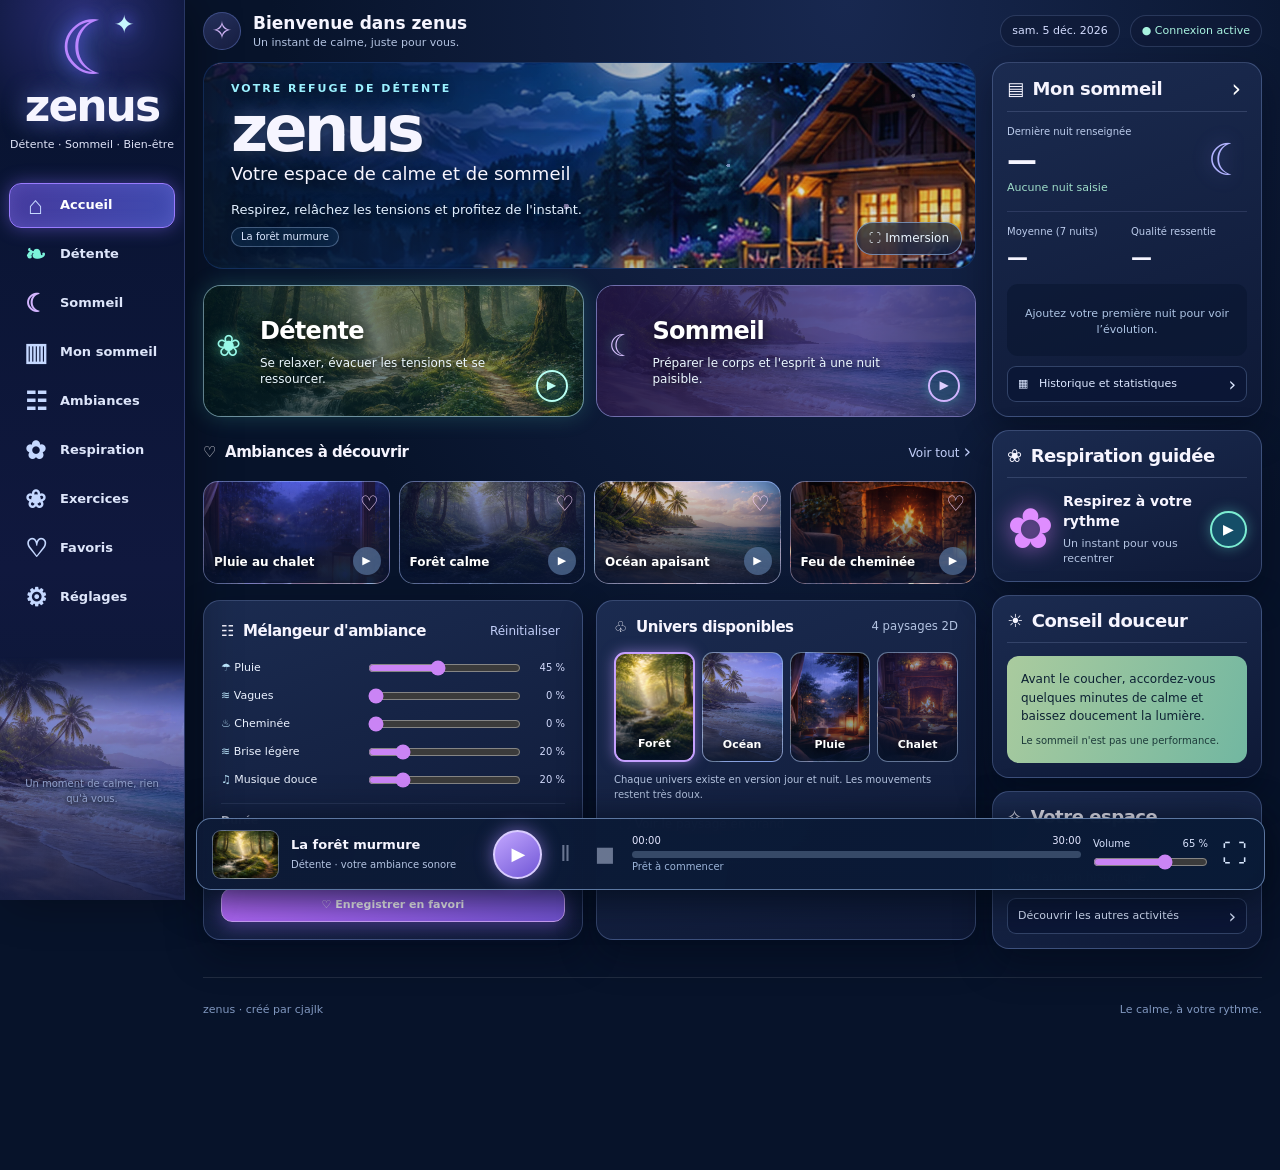
<file: index.html>
<!doctype html>
<html lang="fr">
<head>
  <meta charset="utf-8">
  <meta name="viewport" content="width=device-width, initial-scale=1, viewport-fit=cover">
  <meta name="theme-color" content="#08142d">
  <meta name="description" content="zenus : détente, sommeil, paysages 2D, ambiances sonores personnalisées et carnet de sommeil privé.">
  <title>zenus · détente & sommeil</title>
  <link rel="icon" type="image/svg+xml" href="zenus-icon.svg">
  <link rel="manifest" href="manifest.webmanifest">
  <link rel="stylesheet" href="zenus.css">
  <script defer src="zenus.js"></script>
</head>
<body>
  <div class="app-layout">
    <aside class="sidebar" aria-label="Menu principal">
      <a class="sidebar-brand" href="./" aria-label="zenus, accueil">
        <span class="logo-symbol" aria-hidden="true">☾<span>✦</span></span>
        <span class="logo-word">zenus</span>
        <small>Détente · Sommeil · Bien-être</small>
      </a>
      <nav class="side-nav" aria-label="Navigation principale">
        <button class="nav-btn active" type="button" data-page="session" data-nav-home aria-current="page"><span class="nav-ico">⌂</span><span>Accueil</span></button>
        <button class="mode-nav-btn" type="button" data-mode-link="relax"><span class="nav-ico">❧</span><span>Détente</span></button>
        <button class="mode-nav-btn" type="button" data-mode-link="sleep"><span class="nav-ico">☾</span><span>Sommeil</span></button>
        <button class="nav-btn" type="button" data-page="sleep"><span class="nav-ico">▥</span><span>Mon sommeil</span></button>
        <button class="mode-nav-btn" type="button" data-go-mixer><span class="nav-ico">☷</span><span>Ambiances</span></button>
        <button class="mode-nav-btn" type="button" data-go-breath><span class="nav-ico">✿</span><span>Respiration</span></button>
        <a class="side-link" href="exercice.html"><span class="nav-ico">❀</span><span>Exercices</span></a>
        <button class="nav-btn" type="button" data-page="favorites"><span class="nav-ico">♡</span><span>Favoris</span></button>
        <button class="nav-btn" type="button" data-page="more"><span class="nav-ico">⚙</span><span>Réglages</span></button>
      </nav>
      <div class="sidebar-landscape" aria-hidden="true"></div>
      <div class="sidebar-foot">Un moment de calme, rien qu'à vous.</div>
    </aside>

    <div class="workspace">
      <header class="topbar">
        <div class="top-welcome"><span class="welcome-icon" aria-hidden="true">✧</span><div><strong>Bienvenue dans zenus</strong><small>Un instant de calme, juste pour vous.</small></div></div>
        <div class="top-meta"><span id="today-label" class="date-chip"></span><span id="network-state" class="connection-chip" aria-live="polite">● Disponible</span></div>
      </header>
      <main>
        <section class="page" id="page-session" aria-labelledby="main-title">
          <div class="dashboard-layout">
            <div class="main-stack">
              <section class="hero" aria-label="Votre univers de détente">
                <div id="scene" class="scene scene-forest" role="img" aria-label="Paysage de forêt nocturne">
                  <div class="scene-overlay"></div><div class="scene-orb" aria-hidden="true"></div><div class="scene-particles" aria-hidden="true"></div><div class="scene-rainfall" aria-hidden="true"></div>
                  <div class="scene-text">
                    <span class="eyebrow soft" id="scene-badge">Votre refuge de détente</span>
                    <h1 id="main-title">zenus</h1><p class="hero-subtitle">Votre espace de calme et de sommeil</p>
                    <p id="scene-caption">Respirez, relâchez les tensions et profitez de l'instant.</p>
                    <small class="scene-location" id="scene-title">La forêt murmure</small>
                  </div>
                  <button id="immersion" class="scene-immerse" type="button" aria-pressed="false" title="Voir le paysage en plein écran">⛶ <span>Immersion</span></button>
                </div>
              </section>

              <div class="modes" role="group" aria-label="Choix du mode">
                <button type="button" class="mode-card active" id="mode-relax" aria-pressed="true"><span class="mode-icon">❀</span><strong>Détente</strong><small>Se relaxer, évacuer les tensions et se ressourcer.</small><span class="circle-arrow" aria-hidden="true">▶</span></button>
                <button type="button" class="mode-card" id="mode-sleep" aria-pressed="false"><span class="mode-icon">☾</span><strong>Sommeil</strong><small>Préparer le corps et l'esprit à une nuit paisible.</small><span class="circle-arrow" aria-hidden="true">▶</span></button>
              </div>

              <section class="favorites-section" aria-labelledby="favorites-short-title">
                <div class="section-bar"><h2 id="favorites-short-title">♡ <span>Mes ambiances favorites</span></h2><button id="view-favorites" type="button" class="text-link">Voir tout <span aria-hidden="true">›</span></button></div>
                <div class="favorite-grid" id="featured-presets" aria-label="Sélection d'ambiances">
                  <button class="quick-preset favorite-tile tile-rain" type="button" data-quick="rain"><span class="favorite-heart">♡</span><span class="favorite-name">Pluie au chalet</span><span class="favorite-play">▶</span></button>
                  <button class="quick-preset favorite-tile tile-forest" type="button" data-quick="forest"><span class="favorite-heart">♡</span><span class="favorite-name">Forêt calme</span><span class="favorite-play">▶</span></button>
                  <button class="quick-preset favorite-tile tile-ocean" type="button" data-quick="ocean"><span class="favorite-heart">♡</span><span class="favorite-name">Océan apaisant</span><span class="favorite-play">▶</span></button>
                  <button class="quick-preset favorite-tile tile-fire" type="button" data-quick="fire"><span class="favorite-heart">♡</span><span class="favorite-name">Feu de cheminée</span><span class="favorite-play">▶</span></button>
                </div>
                <div id="saved-favorite-quick" class="saved-quick" hidden></div>
              </section>

              <div class="lower-grid">
                <section class="panel mixer-panel" id="mixer-section" aria-labelledby="mixer-title">
                  <div class="section-bar"><h2 id="mixer-title">☷ <span>Mélangeur d'ambiance</span></h2><button id="reset-mix" class="mini-link" type="button">Réinitialiser</button></div>
                  <div class="mixer">
                    <label class="mixer-row"><span>☂ <span>Pluie</span></span><input type="range" min="0" max="100" step="5" data-sound="rain" value="45" aria-label="Volume de la pluie"><output data-output="rain">45 %</output></label>
                    <label class="mixer-row"><span>≋ <span>Vagues</span></span><input type="range" min="0" max="100" step="5" data-sound="waves" value="0" aria-label="Volume des vagues"><output data-output="waves">0 %</output></label>
                    <label class="mixer-row"><span>♨ <span>Cheminée</span></span><input type="range" min="0" max="100" step="5" data-sound="fire" value="0" aria-label="Volume de la cheminée"><output data-output="fire">0 %</output></label>
                    <label class="mixer-row"><span>≋ <span>Brise légère</span></span><input type="range" min="0" max="100" step="5" data-sound="wind" value="20" aria-label="Volume de la brise"><output data-output="wind">20 %</output></label>
                    <label class="mixer-row"><span>♫ <span>Musique douce</span></span><input type="range" min="0" max="100" step="5" data-sound="music" value="20" aria-label="Volume de la musique"><output data-output="music">20 %</output></label>
                  </div>
                  <div class="mixer-options"><label class="field-label" for="duration">Durée<select id="duration" class="field"><option value="0">Sans limite</option><option value="5">5 min</option><option value="10">10 min</option><option value="15">15 min</option><option value="30" selected>30 min</option><option value="45">45 min</option><option value="60">60 min</option><option value="90">90 min</option><option value="120">2 heures</option></select></label><label class="checkline"><input type="checkbox" id="fade" checked><span>Fondu sonore</span></label></div>
                  <button type="button" id="save-current" class="btn soft-btn">♡ Enregistrer en favori</button>
                </section>
                <section class="panel universes-panel" aria-labelledby="universe-title">
                  <div class="section-bar"><h2 id="universe-title">♧ <span>Univers disponibles</span></h2><small>4 paysages 2D</small></div>
                  <div class="scene-options" role="group" aria-label="Choix d'un paysage">
                    <button class="scene-btn active" data-scene="forest" type="button" aria-pressed="true"><span>Forêt</span></button>
                    <button class="scene-btn" data-scene="ocean" type="button" aria-pressed="false"><span>Océan</span></button>
                    <button class="scene-btn" data-scene="rain" type="button" aria-pressed="false"><span>Pluie</span></button>
                    <button class="scene-btn" data-scene="fire" type="button" aria-pressed="false"><span>Chalet</span></button>
                  </div>
                  <p class="tiny">Chaque univers existe en version jour et nuit. Les mouvements restent très doux.</p>
                  <button class="text-link scene-enlarge" id="scene-big" type="button">⛶ Voir le paysage en grand</button>
                </section>
              </div>
            </div>

            <aside class="right-stack" aria-label="Bien-être et sommeil">
              <section class="panel dashboard-widget sleep-widget" aria-labelledby="dash-sleep-title">
                <div class="section-bar"><h2 id="dash-sleep-title">▤ <span>Mon sommeil</span></h2><button id="sleep-detail" class="widget-arrow" type="button" aria-label="Ouvrir mon carnet de sommeil">›</button></div>
                <div class="sleep-quick-stats"><div><small>Dernière nuit renseignée</small><strong id="sleep-dash-latest">—</strong><span id="sleep-dash-quality">Aucune nuit saisie</span></div><span class="sleep-moon" aria-hidden="true">☾</span></div>
                <div class="sleep-mini-summary"><div><small>Moyenne (7 nuits)</small><strong id="sleep-dash-average">—</strong></div><div><small>Qualité ressentie</small><strong id="sleep-dash-score">—</strong></div></div>
                <div class="sleep-mini-chart" id="sleep-mini" aria-label="Résumé de vos dernières nuits"></div>
                <button class="panel-link" type="button" id="go-sleep-stats">▦ &nbsp; Historique et statistiques <span aria-hidden="true">›</span></button>
              </section>
              <section class="panel dashboard-widget breath-widget" aria-labelledby="breath-title">
                <div class="section-bar"><h2 id="breath-title">❀ <span>Respiration guidée</span></h2></div>
                <div class="breath-preview"><div class="breath-flower" aria-hidden="true">✿</div><div><strong>Respirez à votre rythme</strong><small>Un instant pour vous recentrer</small></div><button id="breathing-toggle" type="button" class="round-action" aria-expanded="false" aria-controls="breathing-panel" title="Afficher la respiration">▶</button></div>
                <div id="breathing-panel" class="breathing-panel" hidden>
                  <label class="field-label" for="breathing-mode">Rythme de respiration<select id="breathing-mode" class="field"><option value="normal">Doux · 4 s / 4 s</option><option value="slow">Lent · 6 s / 6 s</option><option value="478">4-7-8 · inspiration, pause, expiration</option></select></label>
                  <div class="breathing-orb" id="breathing-orb"><span id="breathing-text">Inspirez</span></div>
                  <label class="checkline"><input type="checkbox" id="voice"><span>Voix guidée si disponible</span></label><p class="tiny">Respirez sans forcer. Ignorez les pauses inconfortables.</p>
                </div>
              </section>
              <section class="panel dashboard-widget advice-widget"><div class="section-bar"><h2>☀ <span>Conseil douceur</span></h2></div><div class="advice-card"><p>Avant le coucher, accordez-vous quelques minutes de calme et baissez doucement la lumière.</p><small>Le sommeil n'est pas une performance.</small></div></section>
              <section class="panel dashboard-widget extras-widget"><div class="section-bar"><h2>✧ <span>Votre espace</span></h2></div><p>Retrouvez vos exercices, vos favoris et votre ancien historique.</p><button id="go-extras" class="panel-link" type="button">Découvrir les autres activités <span aria-hidden="true">›</span></button></section>
            </aside>
          </div>
        </section>

        <section class="page" id="page-sleep" hidden aria-labelledby="sleep-title">
          <div class="page-header"><span class="eyebrow">Un carnet simple et privé</span><h1 id="sleep-title">Mon sommeil</h1><p>Notez vos nuits si vous en avez envie, sans objectif imposé.</p></div>
          <div class="journal-grid">
            <form id="sleep-form" class="panel" autocomplete="off">
              <h2>Ajouter une nuit</h2>
              <div class="form-grid">
                <label class="field-label">Date du réveil<input type="date" class="field" id="sleep-date" required></label>
                <label class="field-label">Qualité ressentie<select class="field" id="sleep-quality"><option value="5">Très bonne</option><option value="4" selected>Bonne</option><option value="3">Correcte</option><option value="2">Difficile</option><option value="1">Très difficile</option></select></label>
                <label class="field-label">Heure du coucher<input type="time" class="field" id="sleep-bed" value="22:30" required></label>
                <label class="field-label">Heure du réveil<input type="time" class="field" id="sleep-wake" value="07:00" required></label>
                <label class="field-label">Temps pour s'endormir<select class="field" id="sleep-latency"><option value="0">Très rapide</option><option value="10">Environ 10 min</option><option value="20" selected>Environ 20 min</option><option value="30">Environ 30 min</option><option value="45">Environ 45 min</option><option value="60">Une heure ou plus</option></select></label>
                <label class="field-label">Réveils nocturnes<select class="field" id="sleep-wakings"><option value="0">Aucun</option><option value="1">1 fois</option><option value="2">2 fois</option><option value="3">3 fois ou plus</option></select></label>
              </div>
              <label class="field-label">Une note, si vous le souhaitez<textarea id="sleep-note" class="field" rows="3" maxlength="200" placeholder="Comment vous sentez-vous ce matin ?"></textarea></label>
              <button class="btn primary" type="submit">Enregistrer cette nuit</button><p id="sleep-message" class="tiny" role="status">Une date existante sera mise à jour.</p>
            </form>
            <section class="panel" aria-labelledby="history-title"><h2 id="history-title">Mes dernières nuits</h2><div id="sleep-summary" class="sleep-summary"></div><div id="sleep-trend" class="sleep-trend" aria-label="Vos sept dernières nuits enregistrées"></div><div id="sleep-history" class="sleep-history"></div><div class="backup-actions"><button id="export-sleep" type="button" class="mini-btn">↓ Exporter mon carnet</button><label class="mini-btn import-label">↑ Importer un carnet<input type="file" id="import-sleep" accept=".json,application/json" hidden></label></div><p class="tiny" id="backup-message" role="status">Durées estimées et déclarées manuellement. Aucune mesure médicale. Données conservées dans ce navigateur.</p></section>
          </div>
        </section>
        <section class="page" id="page-favorites" hidden aria-labelledby="fav-title">
          <div class="page-header"><span class="eyebrow">Retrouvez vos atmosphères</span><h1 id="fav-title">Mes favoris</h1><p>Vos paysages et mélanges sonores préférés, disponibles à tout moment.</p></div>
          <section class="panel narrow"><label class="field-label" for="preset-name">Nom de cette ambiance<input id="preset-name" class="field" maxlength="35" placeholder="Ex. Ma pluie du soir"></label><button type="button" id="save-preset" class="btn primary">♡ Enregistrer mon mélange</button><p id="preset-message" class="tiny" role="status"></p><div id="presets" class="presets"></div></section>
        </section>
        <section class="page" id="page-more" hidden aria-labelledby="more-title">
          <div class="page-header"><span class="eyebrow">Un espace pour prendre soin de soi</span><h1 id="more-title">Réglages & activités</h1></div>
          <div class="links-grid"><a class="feature-link" href="exercice.html"><span>✿</span><strong>Yoga & méditation</strong><small>Les exercices de votre application d'origine.</small></a><a class="feature-link" href="progress.html"><span>◷</span><strong>Mes anciennes séances</strong><small>Statistiques, progression et badges conservés.</small></a><a class="feature-link" href="ancienne-version.html"><span>↺</span><strong>Ancienne version</strong><small>Retrouver l'interface Relaxation d'origine.</small></a></div>
          <section class="panel narrow"><h2>Préférences</h2><button type="button" id="motion-toggle" class="btn secondary" aria-pressed="false">Désactiver les animations</button><p class="tiny">Les animations très lentes sont facultatives. Le réglage est conservé sur cet appareil.</p><h2 class="settings-heading">À propos de zenus</h2><p>zenus accompagne la détente et la préparation au sommeil. L'application n'est pas un dispositif médical.</p><p>Vos nuits et vos favoris restent dans le navigateur. Vous pouvez exporter votre carnet, mais les données ne se synchronisent pas automatiquement entre appareils.</p><p>Les ambiances audio intégrées sont des créations numériques originales, pas des enregistrements de terrain. La lecture en arrière-plan et écran éteint doit être vérifiée sur votre téléphone.</p></section>
        </section>
      </main>
      <footer class="footer-note"><span>zenus · créé par cjajlk</span><span>Le calme, à votre rythme.</span></footer>
    </div>
  </div>

  <div class="player-bar" aria-label="Lecteur d'ambiance">
    <div class="playing-art" id="playing-art" aria-hidden="true"></div>
    <div class="playing-info"><strong id="playing-title">La forêt murmure</strong><small id="playing-detail">Détente · sons personnalisés</small></div>
    <div class="player-actions"><button type="button" id="start" class="play-round" title="Commencer ou reprendre" aria-label="Démarrer l'ambiance">▶</button><button type="button" id="pause" class="player-control" title="Mettre en pause" disabled>Ⅱ</button><button type="button" id="stop" class="player-control" title="Terminer la séance" disabled>■</button></div>
    <div class="player-timeline"><div class="player-time"><span id="elapsed-label">00:00</span><span id="clock">30:00</span></div><progress id="player-progress" max="100" value="0" aria-label="Progression de la séance"></progress><span id="status-label" class="player-status" role="status">Prêt à commencer</span></div>
    <div class="player-volume"><label for="master-volume">Volume <output id="master-output">65 %</output></label><input type="range" id="master-volume" min="0" max="100" step="5" value="65" aria-label="Volume général"></div>
    <button type="button" id="player-immerse" class="player-immersive" title="Plein écran" aria-label="Afficher le paysage en immersion">⛶</button>
    <span id="status-indicator" class="status-indicator" aria-hidden="true"></span>
  </div>
</body>
</html>
</file>
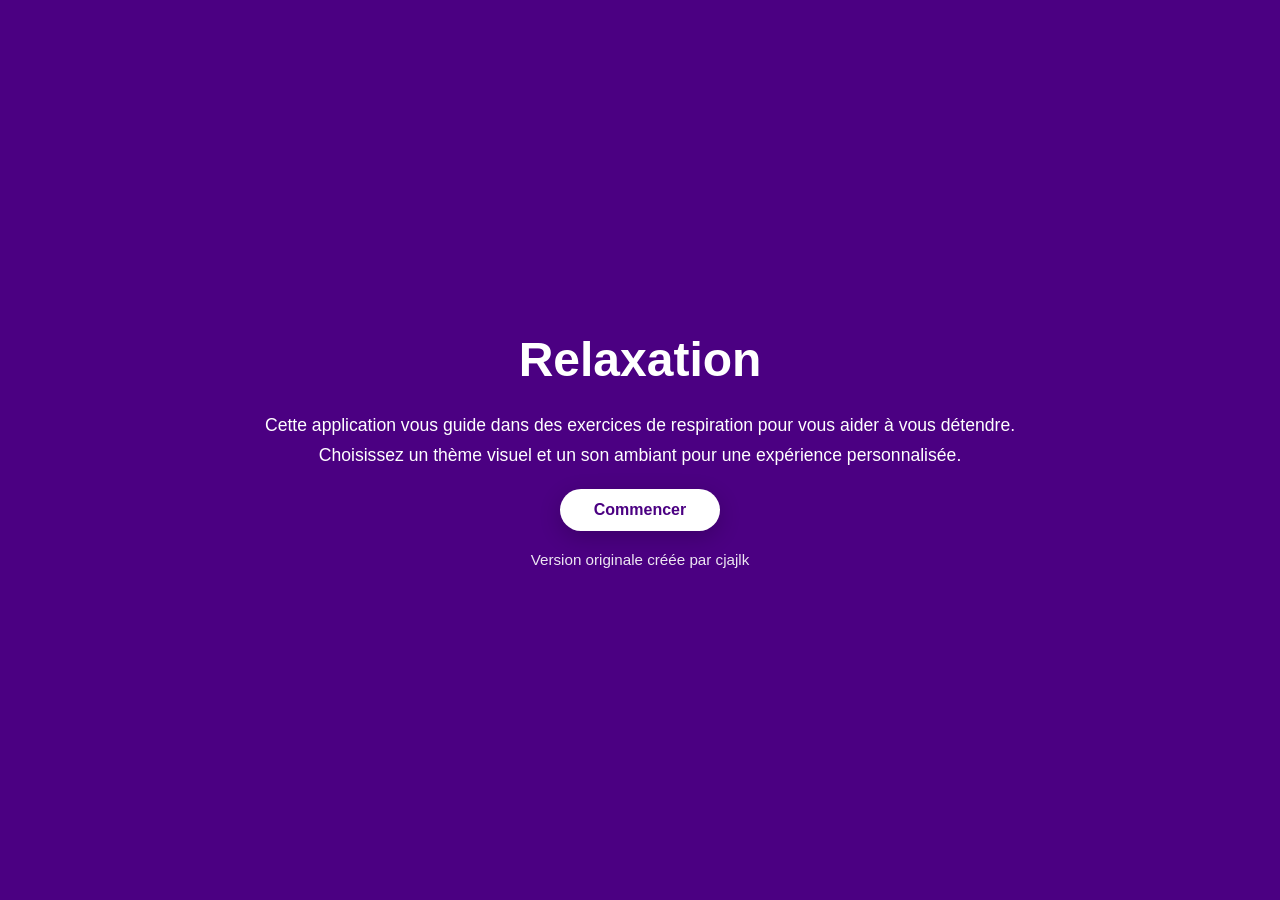
<file: ancienne-version.html>
<!DOCTYPE html>
<html lang="fr">
<head>
    <meta charset="UTF-8">
    <meta name="viewport" content="width=device-width, initial-scale=1.0">
    <title>Relaxation · ancienne version</title>
    <link rel="stylesheet" href="styles.css">
</head>
<body>
    <div id="intro" class="intro" aria-label="Écran d'accueil de l'application de relaxation">
        <h1>Relaxation</h1>
        <p class="intro-description">
            Cette application vous guide dans des exercices de respiration pour vous aider à vous détendre.
            Choisissez un thème visuel et un son ambiant pour une expérience personnalisée.
        </p>
        <button type="button" class="intro-start-btn" aria-label="Commencer la séance">Commencer</button>
        <p class="intro-credit">Version originale créée par cjajlk</p>
    </div>
    <div id="main-app" class="container" style="display: none;">
        <button id="immersion-toggle" class="immersion-toggle" type="button">Mode immersion</button>
        <h1>Application de Relaxation</h1>
        <p>Prenez une profonde inspiration et expirez lentement pour vous détendre.</p>
        <div class="breathing-circle" id="circle">
            <div class="instruction" id="instruction">Inspirez</div>
        </div>
        <button id="voice-toggle" class="voice-button">Activer la Voix Guidée</button>
        <div class="controls">
            <label for="sound-select">Son Ambiant:</label>
            <select id="sound-select">
                <option value="none">Aucun</option><option value="rain">Pluie</option><option value="waves">Vagues</option><option value="cheminee">Cheminée</option>
            </select>
            <input type="range" id="volume-slider" min="0" max="1" step="0.1" value="0.5">
        </div>
        <div class="controls">
            <label for="mode-select">Mode de Respiration:</label>
            <select id="mode-select"><option value="default">Par Défaut (4s Insp/4s Exp)</option><option value="478">4-7-8 (Sommeil)</option><option value="slow">Lente Méditation</option></select>
        </div>
        <div class="controls">
            <label for="theme-select">Thème Visuel:</label>
            <select id="theme-select"><option value="default">Par Défaut</option><option value="forest">Forêt</option><option value="ocean">Océan</option><option value="rain">Pluie</option><option value="cheminee">Cheminée</option></select>
        </div>
        <p class="tip">Fermez les yeux et concentrez-vous sur votre respiration.</p>
        <p class="disclaimer">Avertissement : Cette application n'est pas un substitut à des conseils médicaux professionnels. Si vous avez des problèmes respiratoires, consultez un médecin.</p>
        <div class="calendar-section"><h2>Conseil de Relaxation du Jour</h2><p id="date">Date d'aujourd'hui</p><p id="daily-tip">Chargement du conseil...</p></div>
        <div class="progress-section">
            <h2>Suivi de Progrès</h2><p id="total-time">Temps Total: 0 min</p><p id="sessions-count">Sessions: 0</p><p id="badges">Badges: Aucun</p>
            <button id="log-session" class="log-button">Enregistrer Session</button><button id="progress-button" class="progress-button">Voir Progrès Détaillés</button><button id="exercise-button" class="exercise-button">Exercices Yoga & Méditation</button>
        </div>
        <p><a href="./" style="color:#4b0082">Revenir à zenus</a></p>
    </div>
    <script src="script.js"></script>
    <script>
        const exerciseBtn = document.getElementById('exercise-button');
        if (exerciseBtn) exerciseBtn.addEventListener('click', () => { window.location.href = 'exercice.html'; });
    </script>
</body>
</html>
</file>
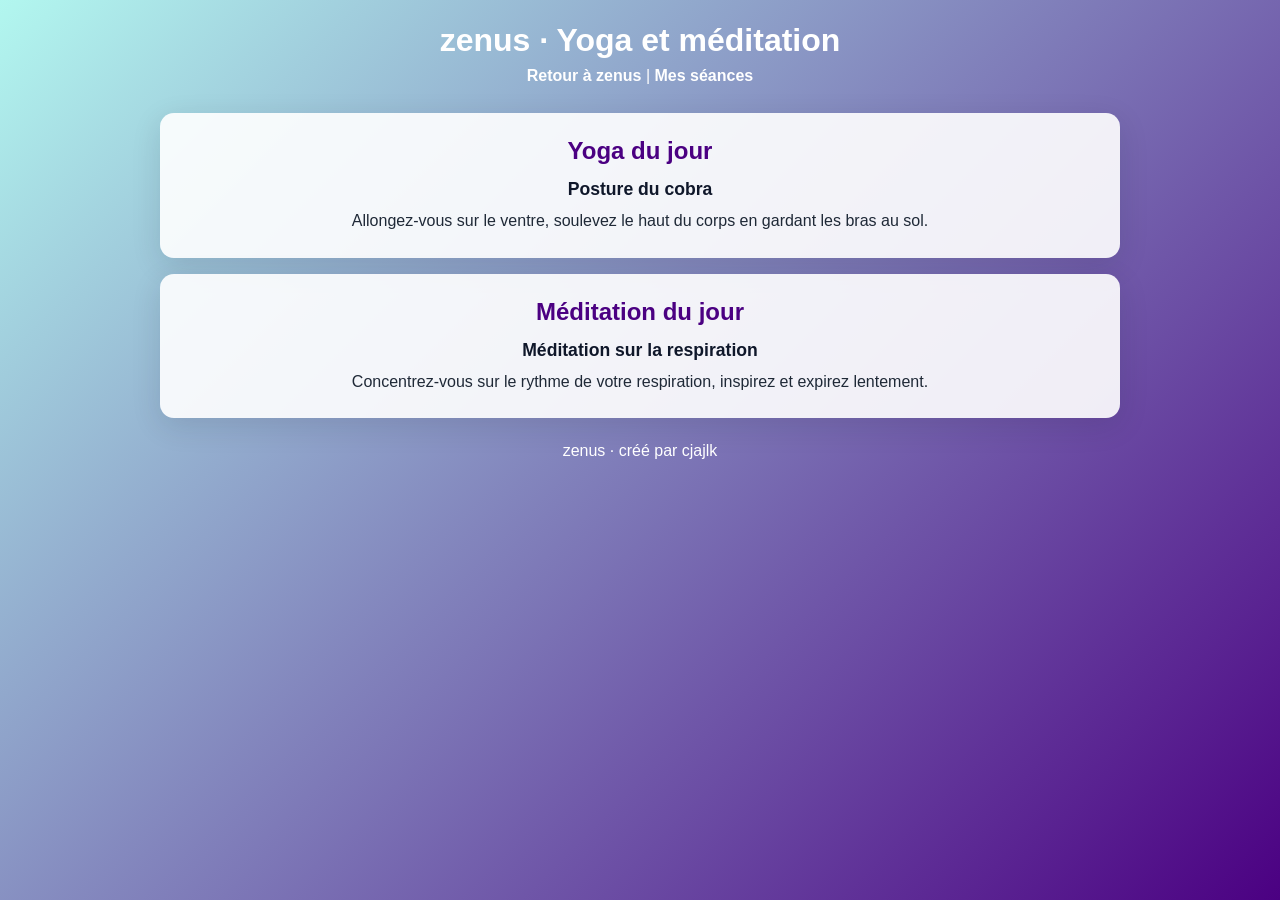
<file: exercice.html>
<!DOCTYPE html>
<html lang="fr"><head><meta charset="UTF-8"><meta name="viewport" content="width=device-width, initial-scale=1"><title>zenus · Yoga et méditation</title><link rel="stylesheet" href="styles.css"></head>
<body><header><h1>zenus · Yoga et méditation</h1><nav><a href="index.html">Retour à zenus</a> | <a href="progress.html">Mes séances</a></nav></header>
<main><section class="exercise-section"><h2>Yoga du jour</h2><div><strong id="yoga-title"></strong><span id="yoga-desc"></span></div></section><section class="exercise-section"><h2>Méditation du jour</h2><div><strong id="meditation-title"></strong><span id="meditation-desc"></span></div></section></main>
<footer style="color:#ffffff;text-align:center"><span>zenus · créé par cjajlk</span></footer><script src="exercice.js"></script></body></html>
</file>
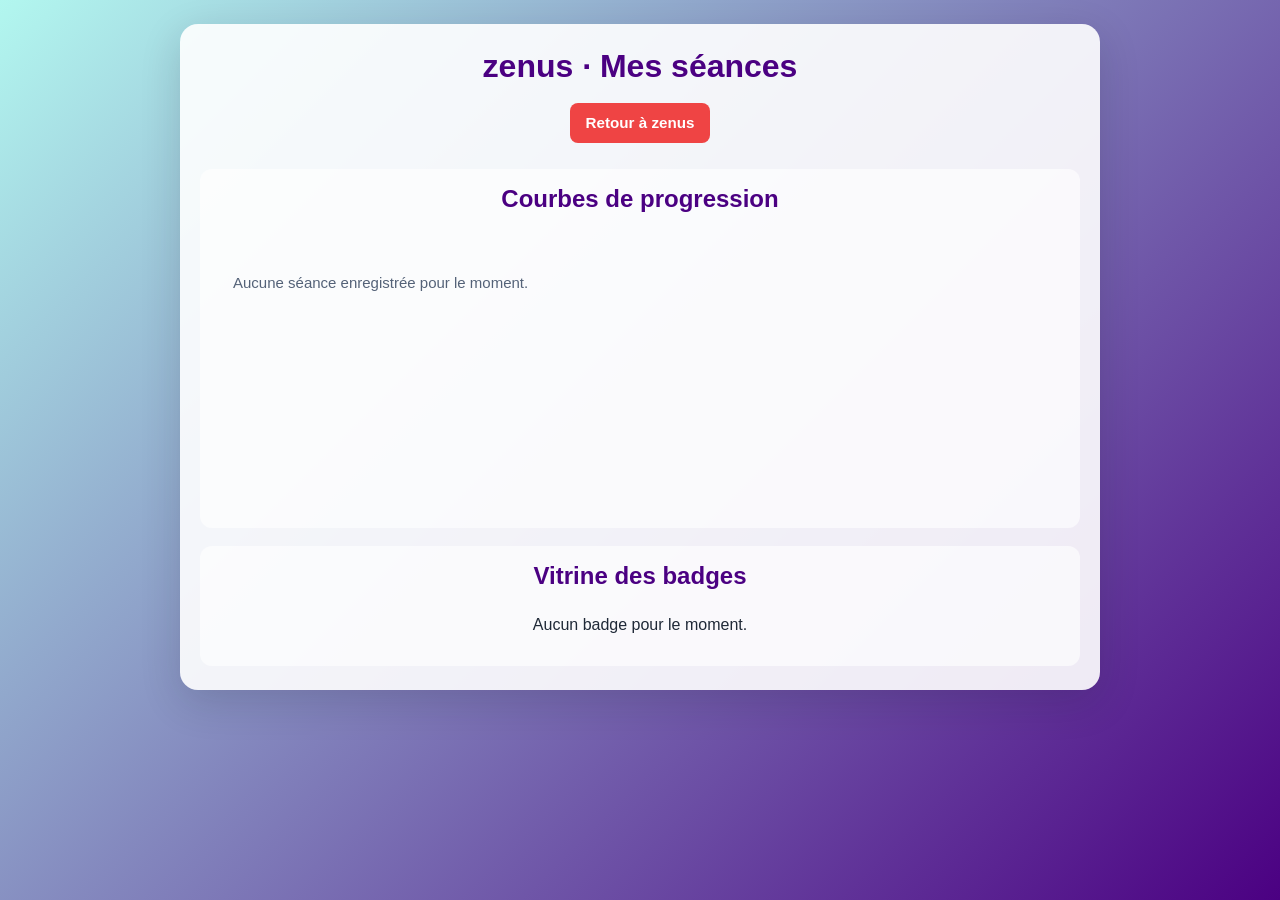
<file: progress.html>
<!DOCTYPE html>
<html lang="fr"><head><meta charset="UTF-8"><meta name="viewport" content="width=device-width, initial-scale=1"><title>zenus · Mes anciennes séances</title><link rel="stylesheet" href="styles.css"></head>
<body><div class="container"><h1>zenus · Mes séances</h1><button id="back-button" class="back-button">Retour à zenus</button><div class="progress-section"><h2>Courbes de progression</h2><canvas id="progressChart"></canvas></div><div class="badges-section"><h2>Vitrine des badges</h2><div id="badges-showcase"></div></div></div><script src="progress.js"></script></body></html>
</file>
<file: zenus.css>
/* zenus V0.3 — interface premium, 2D cinématique et accessible. */
:root{color-scheme:dark;--ink:#f6f5ff;--muted:#b3c3e1;--soft:#8093b9;--border:rgba(154,185,247,.27);--line:#b7b9ff24;--surface:#111c3a;--lav:#c58aff;--lav2:#8ca7ff;--cyan:#7de9f3;--mint:#7beed3;--bg:#050d22;--shadow:0 16px 36px #02071470}
*{box-sizing:border-box}html{min-width:320px;scroll-behavior:smooth}body{margin:0;min-height:100dvh;color:var(--ink);font:14px/1.45 'Segoe UI',Inter,system-ui,sans-serif;background:radial-gradient(ellipse at 66% 0%,#182850 0,transparent 48%),#07132a}button,input,select,textarea{font:inherit}button{cursor:pointer;color:inherit}button:disabled{opacity:.45;cursor:not-allowed}a{text-decoration:none;color:inherit}h1,h2,h3,p{margin-top:0}h2{font-size:18px}small{color:var(--muted)}:focus-visible{outline:2px solid var(--cyan)!important;outline-offset:3px}.page[hidden],.breathing-panel[hidden],[hidden]{display:none!important}
.app-layout{display:block;min-height:100dvh}.sidebar{position:fixed;inset:0 auto 0 0;z-index:50;width:207px;display:flex;flex-direction:column;background:linear-gradient(180deg,#07132f 0%,#10183e 63%,#0a1733 100%);border-right:1px solid #8194eb47;overflow:hidden;box-shadow:9px 0 45px #0005}.sidebar:before{content:'';position:absolute;inset:0 0 auto;height:200px;pointer-events:none;background:radial-gradient(circle at 45% 5%,#5149c176,transparent 66%)}.sidebar-brand{position:relative;display:flex;flex-direction:column;align-items:center;justify-content:center;gap:0;min-height:167px;padding:15px 12px;text-align:center}.logo-symbol{font-size:75px;line-height:.9;font-weight:300;color:#bb86ff;text-shadow:0 0 15px #6d54ff,0 3px 30px #58bfff;position:relative}.logo-symbol>span{position:absolute;font-size:25px;right:-9px;top:-1px;color:#c6f7fd}.logo-word{font-size:44px;letter-spacing:-2px;line-height:1.05;font-weight:750;text-shadow:0 0 23px #829bff99}.sidebar-brand small{font-size:11px;white-space:nowrap;color:#e0e4f8;margin-top:8px}.side-nav{position:relative;display:grid;gap:4px;padding:15px 9px;flex-shrink:0}.side-nav button,.side-link{border:1px solid transparent;border-radius:12px;background:transparent;display:flex;gap:12px;align-items:center;min-height:45px;padding:8px 13px;text-align:left;font-size:13px;font-weight:600;color:#dde5fa;width:100%}.side-nav button:hover,.side-link:hover{background:#a1a7ff17;border-color:#9fa8ff33}.side-nav button.active{color:white;background:linear-gradient(100deg,#453b9e 0%,#404bb0 100%);border-color:#997bff;box-shadow:0 0 18px #836afa77,inset 0 0 18px #9c91ff38}.nav-ico{width:25px;font-family:'Segoe UI Symbol','Segoe UI',sans-serif;font-size:25px;line-height:1;text-align:center;color:#c5d8ff}.mode-nav-btn[data-mode-link=relax] .nav-ico{color:#7cf3db}.mode-nav-btn[data-mode-link=sleep] .nav-ico{color:#d3b5ff}.sidebar-landscape{position:absolute;bottom:0;width:100%;height:27vh;pointer-events:none;background:linear-gradient(180deg,#0b1b3a00,#151b4e30 30%,#101a3fcf 100%),url('assets/scenes/ocean-nuit.webp') center 48%/cover;mask-image:linear-gradient(transparent,#000 25%)}.sidebar-foot{position:relative;margin-top:auto;padding:18px;text-align:center;color:#8f9fca;font-size:10px;text-shadow:0 1px 5px #000;padding-bottom:94px}
.workspace{margin-left:207px;min-width:0;padding:0 24px 128px}.topbar{display:flex;justify-content:space-between;align-items:center;min-height:62px;gap:20px}.top-welcome{display:flex;align-items:center;gap:12px}.welcome-icon{display:grid;place-items:center;width:38px;height:38px;border:1px solid #7188de69;border-radius:100%;background:linear-gradient(140deg,#283462,#161d40);font-size:25px;color:#d8bbff}.top-welcome strong,.top-welcome small{display:block}.top-welcome strong{font-size:17px}.top-welcome small{font-size:11px}.top-meta{display:flex;align-items:center;gap:10px;color:#d4ddff}.date-chip,.connection-chip{border:1px solid #7488be45;background:#101b38ba;border-radius:999px;padding:7px 11px;font-size:11px;white-space:nowrap}.connection-chip{color:#a8f2df}.dashboard-layout{display:grid;grid-template-columns:minmax(0,1fr) minmax(275px,22%);gap:16px;align-items:start}.main-stack,.right-stack{min-width:0}.main-stack{display:grid;gap:16px}.right-stack{display:grid;gap:13px}.hero{position:relative;height:207px;border-radius:20px;overflow:hidden;isolation:isolate;background:#071c43;border:1px solid #3d67b140}.scene{position:absolute;inset:0;z-index:0;overflow:hidden;isolation:isolate;background:#122956}.scene:before{content:'';position:absolute;inset:-3%;z-index:-2;background-size:cover;background-position:center;animation:drift 48s ease-in-out infinite alternate}.scene-forest:before{background-image:url('assets/scenes/hero-zenus.webp');background-position:center 45%}.scene-ocean:before{background-image:url('assets/scenes/ocean-nuit.webp')}.scene-rain:before{background-image:url('assets/scenes/rain-nuit.webp')}.scene-fire:before{background-image:url('assets/scenes/fire-nuit.webp')}.scene.sleep-scene:before{filter:brightness(.78)}.scene-overlay{position:absolute;inset:0;z-index:-1;background:linear-gradient(90deg,#09172de8 0%,#0a1a35c9 22%,#10274c29 68%,#0a173428 100%)}.scene-orb{position:absolute;right:23%;top:5%;height:100px;width:100px;border-radius:50%;pointer-events:none;background:radial-gradient(circle,#a6c5ff44,transparent 65%);filter:blur(18px);animation:orb 9s ease-in-out infinite alternate}.scene-particles{position:absolute;inset:0;pointer-events:none;opacity:.6;background:radial-gradient(2px 2px at 18% 35%,#cdf4ff 90%,transparent),radial-gradient(2px 2px at 68% 50%,#c1ceff 90%,transparent),radial-gradient(2px 2px at 92% 16%,#fff 90%,transparent),radial-gradient(3px 3px at 47% 70%,#e0c4f9 90%,transparent);animation:twinkle 8s ease-in-out infinite alternate}.scene-rainfall{position:absolute;inset:-25%;opacity:0;pointer-events:none;background:repeating-linear-gradient(109deg,transparent 0 24px,#dae4ff30 25px,transparent 27px,transparent 45px);animation:rainfall 15s linear infinite}.scene-rain .scene-rainfall{opacity:.20}.scene-text{position:absolute;inset:15px auto 18px 27px;z-index:2;width:69%;display:flex;align-items:flex-start;flex-direction:column;justify-content:center;text-shadow:0 2px 15px #000e}.scene-text .eyebrow{color:#9bf1ff;font-size:11px}.scene-text h1{font-size:clamp(42px,5vw,67px);letter-spacing:-4px;margin:0;line-height:1.01;font-weight:760;text-shadow:0 0 18px #7b90e36b,0 2px 8px #02111b}.hero-subtitle{font-size:18px;margin:2px 0 16px;line-height:1.2;color:#f7f5ff}.scene-text #scene-caption{max-width:470px;font-size:13px;margin:0;line-height:1.4;color:#e2f0ff}.scene-location{display:inline-block;font-size:10px;margin-top:8px;padding:2px 9px;border:1px solid #b7d4ff55;background:#15355b85;border-radius:999px;color:#dbe7ff}.scene-immerse{position:absolute;z-index:3;right:13px;bottom:13px;border:1px solid #a4cbff91;color:#eaf6ff;background:#092148a3;backdrop-filter:blur(8px);border-radius:999px;padding:7px 12px;font-size:12px}.scene-immerse:hover{background:#3d4d8cab}
.modes{display:grid;grid-template-columns:repeat(2,minmax(0,1fr));gap:12px}.mode-card{position:relative;text-align:left;display:flex;flex-direction:column;align-items:flex-start;justify-content:center;min-height:146px;overflow:hidden;border-radius:18px;border:1px solid #c3eced8a;padding:16px 20px 17px 70px;background:#0b2845;color:white;isolation:isolate;box-shadow:inset 0 0 30px #101b4b80}.mode-card:before{content:'';position:absolute;inset:0;z-index:-2;background:url('assets/scenes/forest.webp') 50% 48%/cover;transition:transform .6s}.mode-card:after{content:'';position:absolute;inset:0;z-index:-1;background:linear-gradient(90deg,#041c25d0,#09343c7a 70%,#092b3673)}.mode-card:last-child{border-color:#c1a6ff8e}.mode-card:last-child:before{background-image:url('assets/scenes/ocean-nuit.webp')}.mode-card:last-child:after{background:linear-gradient(90deg,#211541e1,#32256991 70%,#20204aa3)}.mode-card:hover:before{transform:scale(1.05)}.mode-card.active{box-shadow:0 0 0 1px #85f2e5 inset,0 0 21px #53ddbf36}.mode-card:last-child.active{box-shadow:0 0 0 1px #d1a3ff inset,0 0 22px #b878ff50}.mode-icon{position:absolute;left:17px;top:38px;font-size:37px;color:#9cffee;text-shadow:0 0 14px #66ffcbaa}.mode-card:last-child .mode-icon{color:#d8c0ff}.mode-card strong{font-size:29px;letter-spacing:-.7px;text-shadow:0 3px 14px #000d}.mode-card small{margin-top:6px;font-size:12px;max-width:245px;line-height:1.35;color:#ebf7fe;text-shadow:0 2px 8px #000}.circle-arrow{position:absolute;bottom:14px;right:15px;display:grid;place-items:center;width:32px;height:32px;border:2px solid #b8fff3;border-radius:100%;font-size:12px;color:#bdfff3;background:#1d606b50;box-shadow:0 0 12px #65ffde55}.mode-card:last-child .circle-arrow{border-color:#d1b5ff;color:#decfff}
.section-bar{display:flex;align-items:center;justify-content:space-between;gap:10px;margin-bottom:10px}.section-bar h2{font-size:17px;letter-spacing:-.45px;font-weight:720;line-height:1.2;margin:0;display:flex;align-items:center;gap:9px}.section-bar h2>span{white-space:normal}.section-bar h2:first-letter{color:var(--cyan)}.text-link,.mini-link{border:0;background:transparent;color:#c3cff9;font-size:12px;padding:5px;white-space:nowrap}.text-link:hover,.mini-link:hover{color:white;text-decoration:underline}.text-link span{font-size:19px;vertical-align:-1px}.favorite-grid{display:grid;grid-template-columns:repeat(4,minmax(0,1fr));gap:9px}.favorite-tile{position:relative;isolation:isolate;min-height:103px;overflow:hidden;border:1px solid #9fbaff80;border-radius:15px;background-color:#1d3258;background-size:cover;background-position:center;box-shadow:inset 0 -45px 26px #07132b92;color:white;text-align:left;padding:0 10px 11px;display:flex;align-items:end;font-size:12px;font-weight:700;transition:transform .2s,border-color .2s}.favorite-tile:before{content:'';position:absolute;inset:0;z-index:-1;background:linear-gradient(180deg,#11214414 0%,#07132fc9 100%)}.favorite-tile:hover{transform:translateY(-2px);border-color:#b2faff}.favorite-tile.selected{border-color:#d4a8ff;box-shadow:inset 0 -45px 26px #07132b92,0 0 0 1px #a88de9}.tile-rain{background-image:url('assets/scenes/rain-nuit.webp')}.tile-forest{background-image:url('assets/scenes/forest-nuit.webp')}.tile-ocean{background-image:url('assets/scenes/ocean.webp')}.tile-fire{background-image:url('assets/scenes/fire.webp')}.favorite-heart{position:absolute;top:7px;right:10px;color:#f8d5ff;font-size:21px;text-shadow:0 2px 6px black}.favorite-name{position:relative;text-shadow:0 2px 8px black;max-width:78%}.favorite-play{position:absolute;right:8px;bottom:8px;display:grid;place-items:center;width:28px;height:28px;border-radius:100%;background:#5d7ba6a6;color:white;font-size:11px}.saved-quick{margin-top:10px;display:flex;gap:8px;flex-wrap:wrap}.saved-quick button{border:1px solid #92bdff6b;background:#263a6b;border-radius:9px;padding:6px 12px;font-size:11px}
.lower-grid{display:grid;grid-template-columns:minmax(0,1.05fr) minmax(0,1fr);gap:13px}.panel{background:linear-gradient(160deg,#1b2b50 0%,#0e1936 100%);border:1px solid var(--border);border-radius:17px;box-shadow:var(--shadow);padding:17px}.mixer-panel,.universes-panel{min-height:251px}.mixer{display:grid;gap:8px;margin:13px 0}.mixer-row{display:grid;grid-template-columns:minmax(105px,1fr) minmax(80px,1.05fr) 37px;gap:8px;align-items:center;font-size:12px;min-height:20px}.mixer-row>span:first-child{color:#bde8ff;white-space:nowrap}.mixer-row>span span{color:#ebf2ff}.mixer input,.player-volume input{accent-color:#ca84f5;width:100%;height:18px;margin:0;cursor:pointer}.mixer output{font-size:10px;text-align:right;font-variant-numeric:tabular-nums;color:#d1d9fa}.mixer-options{display:flex;gap:12px;align-items:end;justify-content:space-between;padding:9px 0;border-top:1px solid #b1c6ff1c}.mixer-options .field-label{flex:1;max-width:160px;margin:0;font-size:11px}.field-label{display:grid;gap:6px;font-size:12px;font-weight:600;color:#e5ecff;margin:11px 0}.field{width:100%;min-height:40px;padding:8px 10px;background:#0d1733;color:#f5f7ff;border:1px solid #8396d362;border-radius:10px;outline:none}.field:focus-visible{border-color:#9debe7}select{color-scheme:dark}.checkline{display:flex;align-items:center;gap:7px;font-size:11px;color:#d2dcf2;margin:10px 0}.checkline input{width:16px;height:16px;accent-color:#b89cff}.btn{background:#28345b;border:1px solid #8da2d15e;color:#f1f4ff;padding:10px 14px;min-height:40px;border-radius:11px;font-size:12px;font-weight:700}.btn.primary,.soft-btn{background:linear-gradient(110deg,#b469fb,#7555d6);color:white;border-color:#d1a7ff;box-shadow:0 5px 18px #9c6fff66}.soft-btn{min-height:34px;font-size:11px;width:100%;margin-top:4px;padding:7px 10px}.btn:hover:not(:disabled){filter:brightness(1.12)}.scene-options{display:grid;grid-template-columns:repeat(4,minmax(0,1fr));gap:7px;margin-top:16px}.scene-btn{position:relative;min-height:122px;display:flex;align-items:end;justify-content:center;padding:8px 2px;border-radius:11px;border:1px solid #a3c9f089;background-color:#213969;background-size:cover;background-position:center;isolation:isolate;overflow:hidden;color:white;font-weight:700;text-shadow:0 3px 8px black;font-size:11px}.scene-btn:before{content:'';position:absolute;inset:0;z-index:-1;background:linear-gradient(180deg,transparent 30%,#06142ad8 100%)}.scene-btn[data-scene=forest]{background-image:url('assets/scenes/forest.webp')}.scene-btn[data-scene=ocean]{background-image:url('assets/scenes/ocean-nuit.webp')}.scene-btn[data-scene=rain]{background-image:url('assets/scenes/rain.webp')}.scene-btn[data-scene=fire]{background-image:url('assets/scenes/fire-nuit.webp')}.scene-btn.active{border:2px solid #c6a0ff;box-shadow:0 0 14px #bd97ff8a}.scene-enlarge{margin-top:9px}.tiny{color:#b4c3df;font-size:10px;margin:10px 0 0;line-height:1.5}
.right-stack .panel{padding:14px}.dashboard-widget .section-bar{padding-bottom:10px;border-bottom:1px solid #a4b8e631;margin-bottom:13px}.dashboard-widget .section-bar h2{font-size:18px}.widget-arrow{border:0;background:none;color:white;font-size:24px;padding:0 6px;line-height:1}.sleep-quick-stats{display:flex;justify-content:space-between;align-items:center;gap:10px}.sleep-quick-stats>div{display:flex;flex-direction:column;gap:2px}.sleep-quick-stats small,.sleep-mini-summary small{font-size:10px;color:#bbcbeb}.sleep-quick-stats strong{font-size:30px;letter-spacing:-1px;line-height:1.2}.sleep-quick-stats span:not(.sleep-moon){font-size:11px;color:#9fdec9}.sleep-moon{font-size:44px;line-height:1;color:#b2b3ff;text-shadow:0 0 20px #9589ff73}.sleep-mini-summary{display:grid;grid-template-columns:1fr 1fr;gap:8px;margin:16px 0 11px;padding-top:13px;border-top:1px solid #b7c3fa22}.sleep-mini-summary>div{display:flex;flex-direction:column;gap:3px}.sleep-mini-summary strong{font-size:21px}.sleep-mini-chart{height:72px;border-radius:11px;background:#09152e8c;display:flex;justify-content:space-around;align-items:end;gap:7px;padding:7px 7px 4px}.mini-bar{flex:1;display:flex;flex-direction:column;align-items:center;justify-content:end;gap:3px;height:100%}.mini-bar b{display:block;width:100%;max-width:24px;min-height:3px;border-radius:4px 4px 1px 1px;background:linear-gradient(180deg,#8bcafb,#9572e9);box-shadow:0 0 8px #9bb9ff47}.mini-bar small{font-size:9px}.empty-mini{color:#adc4e4;font-size:11px;margin:auto;text-align:center}.panel-link{display:flex;align-items:center;justify-content:space-between;gap:6px;border:1px solid #748dbc60;border-radius:9px;background:#0b1635cb;padding:9px 10px;margin-top:10px;color:#dce7ff;font-size:11px;width:100%;text-align:left}.panel-link:hover{background:#24356a}.panel-link span{font-size:19px;line-height:0}.breath-preview{display:flex;align-items:center;gap:9px}.breath-flower{font-size:56px;line-height:1;color:#df8dff;text-shadow:0 0 22px #df80ffb9;animation:orb 9s ease-in-out infinite alternate}.breath-preview>div:nth-child(2){flex:1;min-width:0}.breath-preview strong{display:block;font-size:14px}.breath-preview small{display:block;font-size:11px;margin-top:4px}.round-action{display:grid;place-items:center;flex:none;width:37px;height:37px;border-radius:50%;background:#154e68;border:2px solid #7cedd2;box-shadow:0 0 14px #65ebdc62;color:white}.breathing-panel{border-top:1px solid #b4cafa29;margin-top:14px;padding-top:12px}.breathing-orb{width:132px;height:132px;display:grid;place-items:center;border-radius:50%;margin:18px auto;background:radial-gradient(circle at 35% 25%,#e2a7ff,#5c4cc1 70%);color:white;font-size:17px;font-weight:800;box-shadow:0 0 35px #aa72fb70;transition:transform .9s}.advice-card{background:linear-gradient(110deg,#aacb9e,#72b7a1);color:#0d2133;border-radius:12px;padding:14px;min-height:107px}.advice-card p{font-size:12px;line-height:1.55;margin:0}.advice-card small{color:#1e3c3b;display:block;margin-top:8px;font-size:10px}.extras-widget p{font-size:12px;color:#c4d7fa}.extras-widget{display:block}
.footer-note{display:flex;align-items:center;justify-content:space-between;gap:20px;color:#8097bf;font-size:11px;padding:24px 0;margin-top:28px;border-top:1px solid #ffffff1b}.player-bar{position:fixed;z-index:80;left:220px;right:15px;bottom:10px;display:flex;align-items:center;gap:12px;padding:9px 15px;min-height:72px;background:linear-gradient(100deg,#0d1a36f7,#091a36f8);border:1px solid #93b6e997;border-radius:15px;box-shadow:0 6px 40px #010915d9;backdrop-filter:blur(16px)}.playing-art{flex:0 0 67px;height:49px;border-radius:9px;background:url('assets/scenes/forest.webp') center/cover;border:1px solid #8da0d490}.playing-info{display:flex;flex-direction:column;min-width:0;width:190px;gap:3px}.playing-info strong{font-size:13px;white-space:nowrap;overflow:hidden;text-overflow:ellipsis}.playing-info small{font-size:10px;white-space:nowrap;overflow:hidden;text-overflow:ellipsis}.player-actions{display:flex;align-items:center;gap:8px;margin:0 auto}.play-round{display:grid;place-items:center;width:49px;height:49px;background:linear-gradient(145deg,#c3a7ff,#7056d6);border:2px solid #d9ccff;border-radius:100%;box-shadow:0 0 18px #a083f1a3;font-size:18px;padding:0 0 0 2px;color:#fff}.player-control{border:0;background:transparent;font-size:21px;color:#dae5ff;width:31px;height:42px}.player-timeline{min-width:120px;flex:1;display:flex;flex-direction:column;gap:2px}.player-time{display:flex;justify-content:space-between;color:#e4e6ff;font-size:10px;font-variant-numeric:tabular-nums}#player-progress{width:100%;height:7px;accent-color:#ae80fa;border:0}#player-progress::-webkit-progress-bar{background:#364967;border-radius:999px}#player-progress::-webkit-progress-value{background:linear-gradient(90deg,#b496f7,#8ad2f1);border-radius:999px}.player-status{font-size:10px;color:#9bb4d8;white-space:nowrap;overflow:hidden;text-overflow:ellipsis}.player-volume{display:flex;flex-direction:column;gap:2px;width:115px}.player-volume label{display:flex;justify-content:space-between;gap:8px;font-size:10px;color:#d6e0fa}.player-volume output{font-size:10px}.player-immersive{background:transparent;border:0;font-size:25px;color:#d9e8ff;padding:0 2px}.status-indicator{display:none}
.page-header{padding:24px 0 14px}.eyebrow{color:#8ce9e1;text-transform:uppercase;letter-spacing:2px;font-weight:700;font-size:10px}.page-header h1{font-size:clamp(31px,4vw,48px);line-height:1.12;letter-spacing:-1.5px;margin:9px 0}.page-header p{font-size:14px;color:#b5c7e3}.journal-grid{display:grid;grid-template-columns:1fr 1fr;gap:15px}.journal-grid .panel,.page>.panel{padding:24px}.journal-grid h2{font-size:23px}.form-grid{display:grid;grid-template-columns:repeat(2,minmax(0,1fr));gap:0 16px}.sleep-summary{display:grid;grid-template-columns:1fr 1fr;gap:10px;margin:18px 0}.stat{background:#b2caff12;border:1px solid #b8b9ff24;padding:15px;border-radius:12px}.stat strong{font-size:25px;display:block}.stat small{font-size:10px;display:block}.sleep-trend{display:flex;align-items:end;gap:8px;border-radius:12px;min-height:142px;background:#08162b80;padding:15px 10px;margin-bottom:14px}.trend-night{flex:1;display:flex;flex-direction:column;align-items:center;gap:6px;min-width:0}.trend-bar{display:block;min-height:4px;width:100%;max-width:36px;border-radius:5px 5px 2px 2px;background:linear-gradient(180deg,#8bd3f4,#9f7bed)}.trend-night span,.trend-night small{font-size:10px}.night,.preset-item{display:flex;justify-content:space-between;align-items:center;gap:12px;padding:12px 0;border-top:1px solid var(--line)}.night strong,.preset-item strong{display:block;font-size:13px}.night small,.preset-item small{font-size:11px;display:block}.mini-btn{background:#22345a;border:1px solid #8fabe66d;color:#ebf1ff;border-radius:9px;padding:8px 11px;font-size:11px}.mini-btn:hover{background:#37508b}.backup-actions{display:flex;gap:10px;flex-wrap:wrap;margin-top:16px}.import-label{display:flex;align-items:center;cursor:pointer}.narrow{max-width:790px}.presets{margin-top:18px}.links-grid{display:grid;grid-template-columns:repeat(3,minmax(0,1fr));gap:13px;margin:14px 0 20px}.feature-link{min-height:134px;display:flex;flex-direction:column;gap:8px;border:1px solid var(--border);border-radius:15px;background:#1c2d50;padding:18px}.feature-link:hover{background:#2b4172}.feature-link>span{font-size:27px;color:#a6dfff}.feature-link strong{font-size:16px}.feature-link small{font-size:11px}.settings-heading{margin-top:28px}
body.mode-sleep{background:#080d21}body.mode-sleep .mixer-panel{border-color:#b99cff55}
body.is-immersive{overflow:hidden}body.is-immersive .hero{overflow:visible}body.is-immersive #scene{position:fixed;inset:0;z-index:100;width:100vw;height:100dvh;border-radius:0}body.is-immersive #scene .scene-text{left:clamp(25px,7vw,120px);bottom:15vh;top:auto;justify-content:end}body.is-immersive #scene h1{font-size:clamp(60px,9vw,115px)}body.is-immersive .scene-immerse{right:25px;top:24px;bottom:auto;background:#0d1a36e9}body.is-immersive .player-bar{z-index:120;left:20px;right:20px;bottom:14px}body.motion-off .scene:before,body.motion-off .scene-orb,body.motion-off .scene-particles,body.motion-off .scene-rainfall,body.motion-off .breath-flower{animation:none!important}
@keyframes drift{0%{transform:scale(1.01) translate(-.2%,0)}100%{transform:scale(1.07) translate(.8%,-.8%)}}@keyframes orb{0%{opacity:.4;transform:translateY(-6px)}100%{opacity:.9;transform:translateY(7px)}}@keyframes twinkle{0%{opacity:.24;transform:translateY(3px)}100%{opacity:.8;transform:translateY(-3px)}}@keyframes rainfall{from{transform:translate(0,-7%)}to{transform:translate(-6%,14%)}}
@media(max-width:1350px){.sidebar{width:185px}.workspace{margin-left:185px;padding-left:18px;padding-right:18px}.player-bar{left:196px}.dashboard-layout{grid-template-columns:minmax(0,1fr) 270px}.mode-card{min-height:132px;padding-left:56px}.mode-icon{left:12px;font-size:30px}.mode-card strong{font-size:24px}.lower-grid{grid-template-columns:1fr 1fr}.section-bar h2{font-size:15px}.mixer-row{grid-template-columns:minmax(90px,1fr) minmax(70px,1.1fr) 36px;font-size:11px}.scene-btn{min-height:110px}}
@media(max-width:1110px){.dashboard-layout{grid-template-columns:1fr}.right-stack{grid-template-columns:repeat(2,minmax(0,1fr))}.extras-widget{display:none}.hero{height:235px}.lower-grid{grid-template-columns:1fr 1fr}.mode-card{min-height:145px}.player-bar{gap:9px}.playing-info{width:140px}}
@media(max-width:760px){.sidebar{width:100%;height:61px;inset:auto 0 0;flex-direction:row;align-items:center;padding:0 3px;overflow:visible;background:linear-gradient(180deg,#121b38f7,#07142dfc);border-right:0;border-top:1px solid #acb8ee6b}.sidebar::before,.sidebar-landscape,.sidebar-foot,.sidebar-brand{display:none}.side-nav{padding:0;display:flex;align-items:stretch;justify-content:space-around;gap:1px;width:100%;overflow-x:auto;scrollbar-width:none}.side-nav::-webkit-scrollbar{display:none}.side-nav button,.side-link{flex:1;min-width:58px;min-height:54px;max-width:85px;display:flex;flex-direction:column;gap:0;justify-content:center;align-items:center;padding:4px 1px;font-size:9px;border-radius:8px;white-space:nowrap}.side-nav .nav-ico{font-size:19px;height:22px;width:auto}.side-nav .mode-nav-btn[data-go-mixer],.side-nav .mode-nav-btn[data-go-breath],.side-nav .side-link,.side-nav .nav-btn[data-page='more']{display:none}.workspace{margin:0;padding:0 12px 165px}.topbar{min-height:55px}.top-welcome strong{font-size:14px}.top-welcome small{font-size:10px}.top-meta{gap:5px}.date-chip{display:none}.connection-chip{font-size:10px;padding:6px 9px}.dashboard-layout{grid-template-columns:1fr}.hero{height:220px}.lower-grid{grid-template-columns:1fr}.right-stack{grid-template-columns:1fr 1fr}.player-bar{left:8px;right:8px;bottom:67px;min-height:66px;padding:7px;gap:7px}.playing-art{flex-basis:45px;height:45px}.playing-info{width:calc(30vw - 5px)}.playing-info strong{font-size:11px}.playing-info small{font-size:9px}.player-volume,.player-immersive{display:none}.player-actions{gap:3px}.play-round{width:41px;height:41px;font-size:14px}.player-control{width:23px;font-size:18px}.player-timeline{min-width:75px}.favorite-tile{min-height:105px}}
@media(max-width:550px){.hero{height:210px}.scene-text{left:17px;right:8px;width:84%}.scene-text h1{font-size:49px}.hero-subtitle{font-size:14px}.scene-text #scene-caption{font-size:11px;max-width:250px}.scene-location{display:none}.scene-immerse{padding:6px 7px;right:7px;bottom:7px;font-size:11px}.scene-immerse span{display:none}.modes{gap:8px}.mode-card{min-height:125px;padding:13px 11px 13px 39px;border-radius:13px}.mode-icon{font-size:26px;left:7px;top:27px}.mode-card strong{font-size:20px}.mode-card small{font-size:10px;line-height:1.3}.circle-arrow{height:23px;width:23px;font-size:8px;right:6px;bottom:6px}.favorite-grid{gap:6px;grid-template-columns:repeat(2,minmax(0,1fr))}.favorite-tile{min-height:83px;border-radius:11px;font-size:11px}.section-bar h2{font-size:15px}.right-stack{grid-template-columns:1fr}.lower-grid{gap:12px}.panel{padding:15px}.scene-btn{min-height:105px}.mixer-row{grid-template-columns:minmax(100px,1fr) minmax(95px,1.2fr) 34px}.player-timeline{min-width:55px}.player-status{display:none}.player-actions{margin:0}.player-bar{gap:5px}.playing-art{flex-basis:37px;height:37px}.playing-info{width:25vw}.player-timeline{flex:1}.player-control{width:22px}.journal-grid,.form-grid,.links-grid{grid-template-columns:1fr}.journal-grid .panel,.page>.panel{padding:18px}.footer-note{font-size:10px}}
@media(max-width:370px){.top-welcome small{display:none}.modes .mode-card small{font-size:9px}.scene-options{gap:4px}.scene-btn{min-height:95px;font-size:10px}.playing-art{display:none}.player-timeline{min-width:52px}}
@media(prefers-reduced-motion:reduce){*,*:before,*:after{animation-duration:.001ms!important;transition-duration:.001ms!important;scroll-behavior:auto!important}}

/* Le lecteur reprend le bon décor sans URL injectée par JavaScript. */
.playing-art.art-forest{background-image:url('assets/scenes/forest.webp')}
.playing-art.art-ocean{background-image:url('assets/scenes/ocean-nuit.webp')}
.playing-art.art-rain{background-image:url('assets/scenes/rain-nuit.webp')}
.playing-art.art-fire{background-image:url('assets/scenes/fire-nuit.webp')}
</file>
<file: styles.css>
* {
    box-sizing: border-box;
}

html,
body {
    width: 100%;
    max-width: 100%;
    overflow-x: hidden;
}

body {
    margin: 0;
    min-height: 100vh;
    min-height: 100dvh;
    font-family: "Segoe UI", Arial, sans-serif;
    color: #1f2937;
    background: linear-gradient(135deg, #b2f7ef 0%, #4b0082 100%);
    -webkit-text-size-adjust: 100%;
}

h1,
h2 {
    margin: 0;
    max-width: 100%;
    overflow-wrap: anywhere;
    word-break: break-word;
}

/* Intro (index) */
.intro {
    min-height: 100vh;
    width: 100%;
    padding: 40px 20px;
    background: #4b0082;
    color: #ffffff;
    display: flex;
    flex-direction: column;
    justify-content: center;
    align-items: center;
    text-align: center;
    gap: 18px;
}

.intro h1 {
    font-size: clamp(2rem, 5vw, 3rem);
    margin-bottom: 6px;
}

.intro .intro-description {
    margin: 0;
    max-width: 760px;
    line-height: 1.7;
    font-size: clamp(1rem, 2.2vw, 1.1rem);
}

.intro .intro-start-btn {
    border: none;
    border-radius: 999px;
    background: #ffffff;
    color: #4b0082;
    font-size: 1rem;
    font-weight: 700;
    padding: 12px 34px;
    cursor: pointer;
    box-shadow: 0 6px 22px rgba(0, 0, 0, 0.2);
    transition: transform 0.2s ease, box-shadow 0.2s ease;
}

.intro .intro-start-btn:hover,
.intro .intro-start-btn:focus-visible {
    transform: translateY(-1px);
    box-shadow: 0 8px 24px rgba(0, 0, 0, 0.28);
    outline: none;
}

.intro .intro-credit {
    margin: 2px 0 0;
    opacity: 0.9;
    font-size: 0.95rem;
}

/* Main app container */
.container {
    width: min(920px, 100% - 32px);
    max-width: 100%;
    overflow-wrap: anywhere;
    margin: 24px auto;
    background: rgba(255, 255, 255, 0.9);
    border-radius: 18px;
    padding: 24px 20px;
    box-shadow: 0 12px 40px rgba(17, 24, 39, 0.16);
    text-align: center;
}

#main-app {
    position: relative;
}

.immersion-toggle {
    position: fixed;
    right: 14px;
    bottom: 14px;
    z-index: 1200;
    border: none;
    border-radius: 999px;
    padding: 11px 16px;
    font-weight: 700;
    font-size: 0.9rem;
    color: #ffffff;
    background: rgba(75, 0, 130, 0.92);
    cursor: pointer;
    box-shadow: 0 8px 22px rgba(0, 0, 0, 0.22);
}

#main-app.ui-hidden {
    min-height: 76vh;
    display: flex;
    flex-direction: column;
    justify-content: center;
    align-items: center;
    background: rgba(255, 255, 255, 0.08);
    backdrop-filter: blur(1px);
}

#main-app.ui-hidden > :not(.breathing-circle):not(.immersion-toggle) {
    opacity: 0;
    visibility: hidden;
    pointer-events: none;
    height: 0;
    margin: 0;
    padding-top: 0;
    padding-bottom: 0;
    overflow: hidden;
}

#main-app.ui-hidden .breathing-circle {
    margin: 0 auto;
}

.container > h1 {
    color: #4b0082;
    margin-bottom: 10px;
}

.container > p {
    margin-top: 0;
}

.breathing-circle {
    width: min(220px, 70vw);
    height: min(220px, 70vw);
    border-radius: 50%;
    background: rgba(255, 255, 255, 0.6);
    margin: 20px auto;
    display: flex;
    justify-content: center;
    align-items: center;
    animation: breathe 8s infinite;
    box-shadow: inset 0 0 0 2px rgba(255, 255, 255, 0.45);
}

.instruction {
    font-size: clamp(1.15rem, 2.6vw, 1.45rem);
    font-weight: 700;
    color: #1f2937;
}

@keyframes breathe {
    0%,
    50% {
        transform: scale(1);
    }
    25% {
        transform: scale(1.2);
    }
    75% {
        transform: scale(0.8);
    }
}

.controls {
    margin: 14px 0;
    display: flex;
    flex-wrap: wrap;
    align-items: center;
    justify-content: center;
    gap: 10px;
}

.controls label {
    font-weight: 600;
}

.controls label,
.controls select,
.controls input[type="range"] {
    min-height: 44px;
}

.controls select,
.controls input[type="range"] {
    border: 1px solid #d1d5db;
    border-radius: 8px;
    padding: 8px 10px;
    background: #ffffff;
    max-width: 100%;
}

.controls input[type="range"] {
    width: min(240px, 80vw);
}

.tip,
.disclaimer {
    margin: 14px auto;
    max-width: 760px;
    line-height: 1.6;
}

.disclaimer {
    font-size: 0.92rem;
    color: #4b5563;
}

.calendar-section,
.progress-section,
.badges-section {
    margin-top: 18px;
    padding: 16px;
    background: rgba(255, 255, 255, 0.65);
    border-radius: 12px;
}

.calendar-section h2,
.progress-section h2,
.badges-section h2 {
    color: #4b0082;
    margin-bottom: 10px;
}

#badges-showcase {
    display: flex;
    gap: 10px;
    flex-wrap: wrap;
    justify-content: center;
}

#progressChart {
    width: 100% !important;
    max-width: 100%;
    height: auto !important;
}

.badge-item {
    background: #ffffff;
    border-radius: 10px;
    padding: 10px 12px;
    min-width: 130px;
    box-shadow: 0 4px 14px rgba(17, 24, 39, 0.09);
}

/* Buttons */
.voice-button,
.log-button,
.progress-button,
.exercise-button,
.back-button {
    border: none;
    border-radius: 8px;
    color: #ffffff;
    font-size: 0.95rem;
    font-weight: 600;
    padding: 10px 16px;
    cursor: pointer;
    transition: transform 0.15s ease, opacity 0.2s ease;
    margin: 8px 6px;
    white-space: normal;
    line-height: 1.3;
    text-align: center;
}

.voice-button {
    background: #16a34a;
}

.log-button {
    background: #2563eb;
}

.progress-button {
    background: #f59e0b;
}

.exercise-button {
    background: linear-gradient(90deg, #4b0082 0%, #00bfff 100%);
}

.back-button {
    background: #ef4444;
}

.voice-button:hover,
.log-button:hover,
.progress-button:hover,
.exercise-button:hover,
.back-button:hover {
    transform: translateY(-1px);
    opacity: 0.95;
}

/* Theme classes toggled by JS */
.forest {
    background: url("assets/backgrounds/foret.png") center / cover fixed no-repeat;
}

.ocean {
    background: url("assets/backgrounds/ocean.pg.png") center / cover fixed no-repeat;
}

.rain {
    background: url("assets/backgrounds/pluie.png") center / cover fixed no-repeat;
}

.cheminee {
    background: url("assets/backgrounds/cheminée.png") center / cover fixed no-repeat;
}

.forest .container,
.ocean .container,
.rain .container,
.cheminee .container {
    background: rgba(255, 255, 255, 0.78);
    backdrop-filter: blur(2px);
}

.forest .calendar-section,
.forest .progress-section,
.forest .badges-section,
.ocean .calendar-section,
.ocean .progress-section,
.ocean .badges-section,
.rain .calendar-section,
.rain .progress-section,
.rain .badges-section,
.cheminee .calendar-section,
.cheminee .progress-section,
.cheminee .badges-section {
    background: rgba(255, 255, 255, 0.52);
}

/* Exercise page */
header {
    text-align: center;
    padding: 22px 14px 12px;
    color: #ffffff;
}

header h1 {
    margin-bottom: 8px;
}

header nav a {
    color: #ffffff;
    text-decoration: none;
    font-weight: 600;
}

main {
    width: min(960px, 100% - 24px);
    max-width: 100%;
    margin: 0 auto;
}

.exercise-section {
    background: rgba(255, 255, 255, 0.9);
    border-radius: 14px;
    box-shadow: 0 8px 30px rgba(17, 24, 39, 0.12);
    margin: 16px auto;
    padding: 24px 20px;
    text-align: center;
}

.exercise-section h2 {
    color: #4b0082;
    margin-bottom: 14px;
}

.exercise-section strong {
    color: #0f172a;
    font-size: 1.1rem;
}

.exercise-section span {
    display: block;
    margin-top: 8px;
    line-height: 1.6;
}

footer {
    width: 100%;
    padding: 8px 0 16px;
}

/* Mobile */
@media (max-width: 768px) {
    body {
        overflow-x: hidden;
    }

    .container {
        width: calc(100% - 20px);
        max-width: calc(100% - 20px);
        margin: 12px auto;
        padding: 18px 14px;
        border-radius: 14px;
    }

    .immersion-toggle {
        right: 10px;
        bottom: 10px;
        font-size: 0.84rem;
        padding: 10px 13px;
    }

    .intro {
        padding: 30px 16px;
        gap: 14px;
    }

    .intro .intro-description {
        font-size: 0.98rem;
        line-height: 1.65;
        max-width: 100%;
    }

    .intro .intro-start-btn {
        width: min(320px, 92%);
        padding: 13px 20px;
    }

    .controls {
        flex-direction: column;
        align-items: stretch;
        gap: 8px;
    }

    .controls label {
        text-align: left;
        width: 100%;
    }

    .controls select,
    .controls input[type="range"] {
        width: 100%;
    }

    .controls input[type="range"] {
        min-width: 0;
    }

    .breathing-circle {
        width: min(180px, 62vw);
        height: min(180px, 62vw);
    }

    .instruction {
        font-size: 1.05rem;
    }

    .calendar-section,
    .progress-section,
    .badges-section,
    .exercise-section {
        padding: 14px 12px;
    }

    header {
        padding: 16px 12px 10px;
    }

    header h1 {
        font-size: 1.45rem;
        line-height: 1.3;
    }

    header nav {
        display: flex;
        gap: 12px;
        justify-content: center;
        flex-wrap: wrap;
    }

    .voice-button,
    .log-button,
    .progress-button,
    .exercise-button,
    .back-button {
        width: 100%;
        max-width: 100%;
        min-height: 46px;
        padding: 12px 12px;
        margin-left: auto;
        margin-right: auto;
        display: block;
    }

    .disclaimer {
        font-size: 0.88rem;
    }
}

@media (min-width: 769px) and (max-width: 1100px) {
    .container {
        width: min(860px, 100% - 28px);
        padding: 22px 18px;
    }

    .controls {
        gap: 8px;
    }

    .voice-button,
    .log-button,
    .progress-button,
    .exercise-button,
    .back-button {
        min-height: 44px;
    }
}

@media (min-width: 1400px) {
    .container {
        width: min(1040px, 100% - 56px);
        padding: 30px 28px;
    }

    .intro .intro-description {
        max-width: 860px;
    }
}

@media (max-width: 420px) {
    .intro {
        padding: 26px 12px;
    }

    .intro h1 {
        font-size: 1.55rem;
    }

    .container {
        width: calc(100% - 14px);
        padding: 14px 10px;
        border-radius: 10px;
    }

    .container > h1 {
        font-size: 1.55rem;
    }

    .container > p,
    .tip,
    .disclaimer,
    .controls label,
    .controls select,
    .controls input[type="range"] {
        font-size: 0.95rem;
    }

    .exercise-section h2,
    .calendar-section h2,
    .progress-section h2,
    .badges-section h2 {
        font-size: 1.2rem;
    }

    .tip,
    .disclaimer {
        text-align: left;
    }
}

@media (max-width: 320px) {
    .intro {
        padding: 20px 10px;
        gap: 10px;
    }

    .intro .intro-start-btn {
        width: 100%;
        padding: 12px 10px;
    }

    .container {
        width: calc(100% - 8px);
        padding: 12px 8px;
    }

    .breathing-circle {
        width: min(150px, 58vw);
        height: min(150px, 58vw);
    }

    .instruction {
        font-size: 0.95rem;
    }

    .immersion-toggle {
        right: 8px;
        bottom: 8px;
        max-width: calc(100% - 16px);
    }
}

@media (max-width: 900px) {
    .forest,
    .ocean,
    .rain,
    .cheminee {
        background-attachment: scroll;
    }
}
</file>
